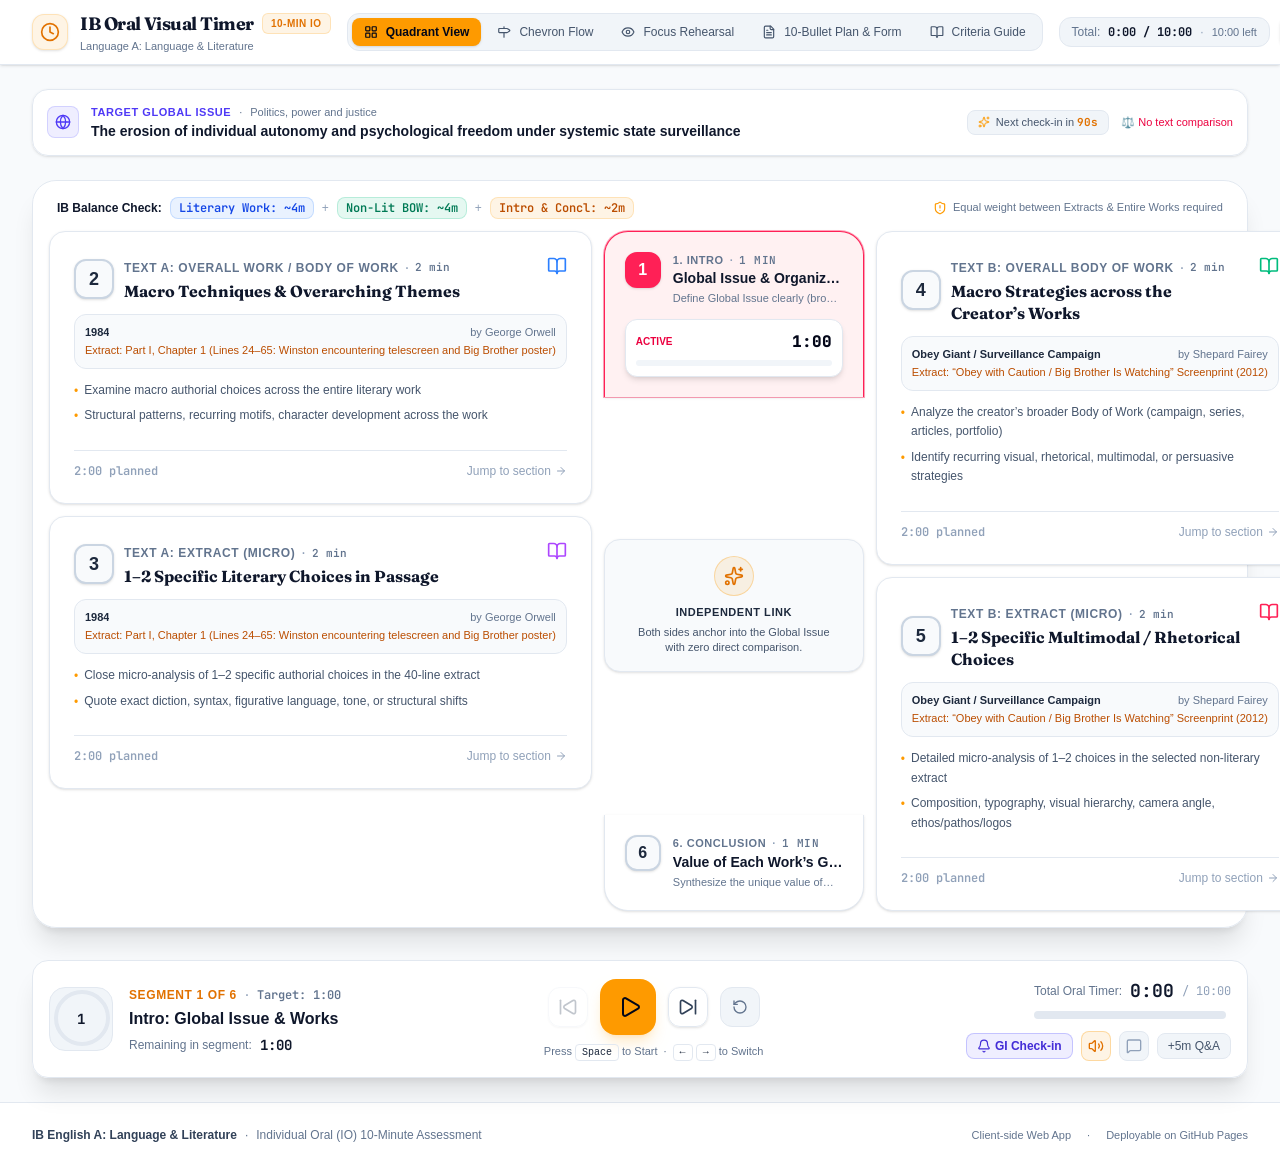
<file: docs/index.html>
<!doctype html>
<html lang="en" class="dark">
  <head>
    <meta charset="UTF-8" />
    <meta name="viewport" content="width=device-width, initial-scale=1.0" />
    <title>IB English Oral Visual Timer</title>
    <meta name="description" content="Visual timer and structure planner for the IB Language and Literature Individual Oral (IO) 10-minute presentation with Global Issue check-ins." />
    <meta property="og:title" content="IB English Oral Visual Timer" />
    <meta property="og:description" content="Visual timer and structure planner for the IB Language and Literature Individual Oral (IO) 10-minute presentation with Global Issue check-ins." />
    <meta property="og:type" content="website" />
    <meta name="twitter:card" content="summary_large_image" />
    <script>
      try {
        const theme = localStorage.getItem('ib_oral_theme');
        if (theme === 'light') {
          document.documentElement.classList.remove('dark');
          document.documentElement.classList.add('light');
        } else {
          document.documentElement.classList.add('dark');
          document.documentElement.classList.remove('light');
        }
      } catch (e) {}
    </script>
    <link rel="preconnect" href="https://fonts.googleapis.com">
    <link rel="preconnect" href="https://fonts.gstatic.com" crossorigin>
    <link href="https://fonts.googleapis.com/css2?family=DM+Sans:ital,opsz,wght@0,9..40,400..700;1,9..40,400..700&family=Fraunces:ital,opsz,wght@0,9..144,500..800;1,9..144,500..800&family=JetBrains+Mono:wght@400;500;600;700&family=Plus+Jakarta+Sans:ital,wght@0,400..800;1,400..800&display=swap" rel="stylesheet">
    <script type="module" crossorigin src="./assets/index-BqipFUJ5.js"></script>
    <link rel="stylesheet" crossorigin href="./assets/index-DSk7xIgM.css">
  </head>
  <body class="bg-slate-50 text-slate-900 dark:bg-slate-950 dark:text-slate-100 antialiased selection:bg-amber-500/30 selection:text-amber-900 dark:selection:text-amber-200 min-h-screen transition-colors duration-150">
    <div id="root"></div>
  </body>
</html>
</file>
